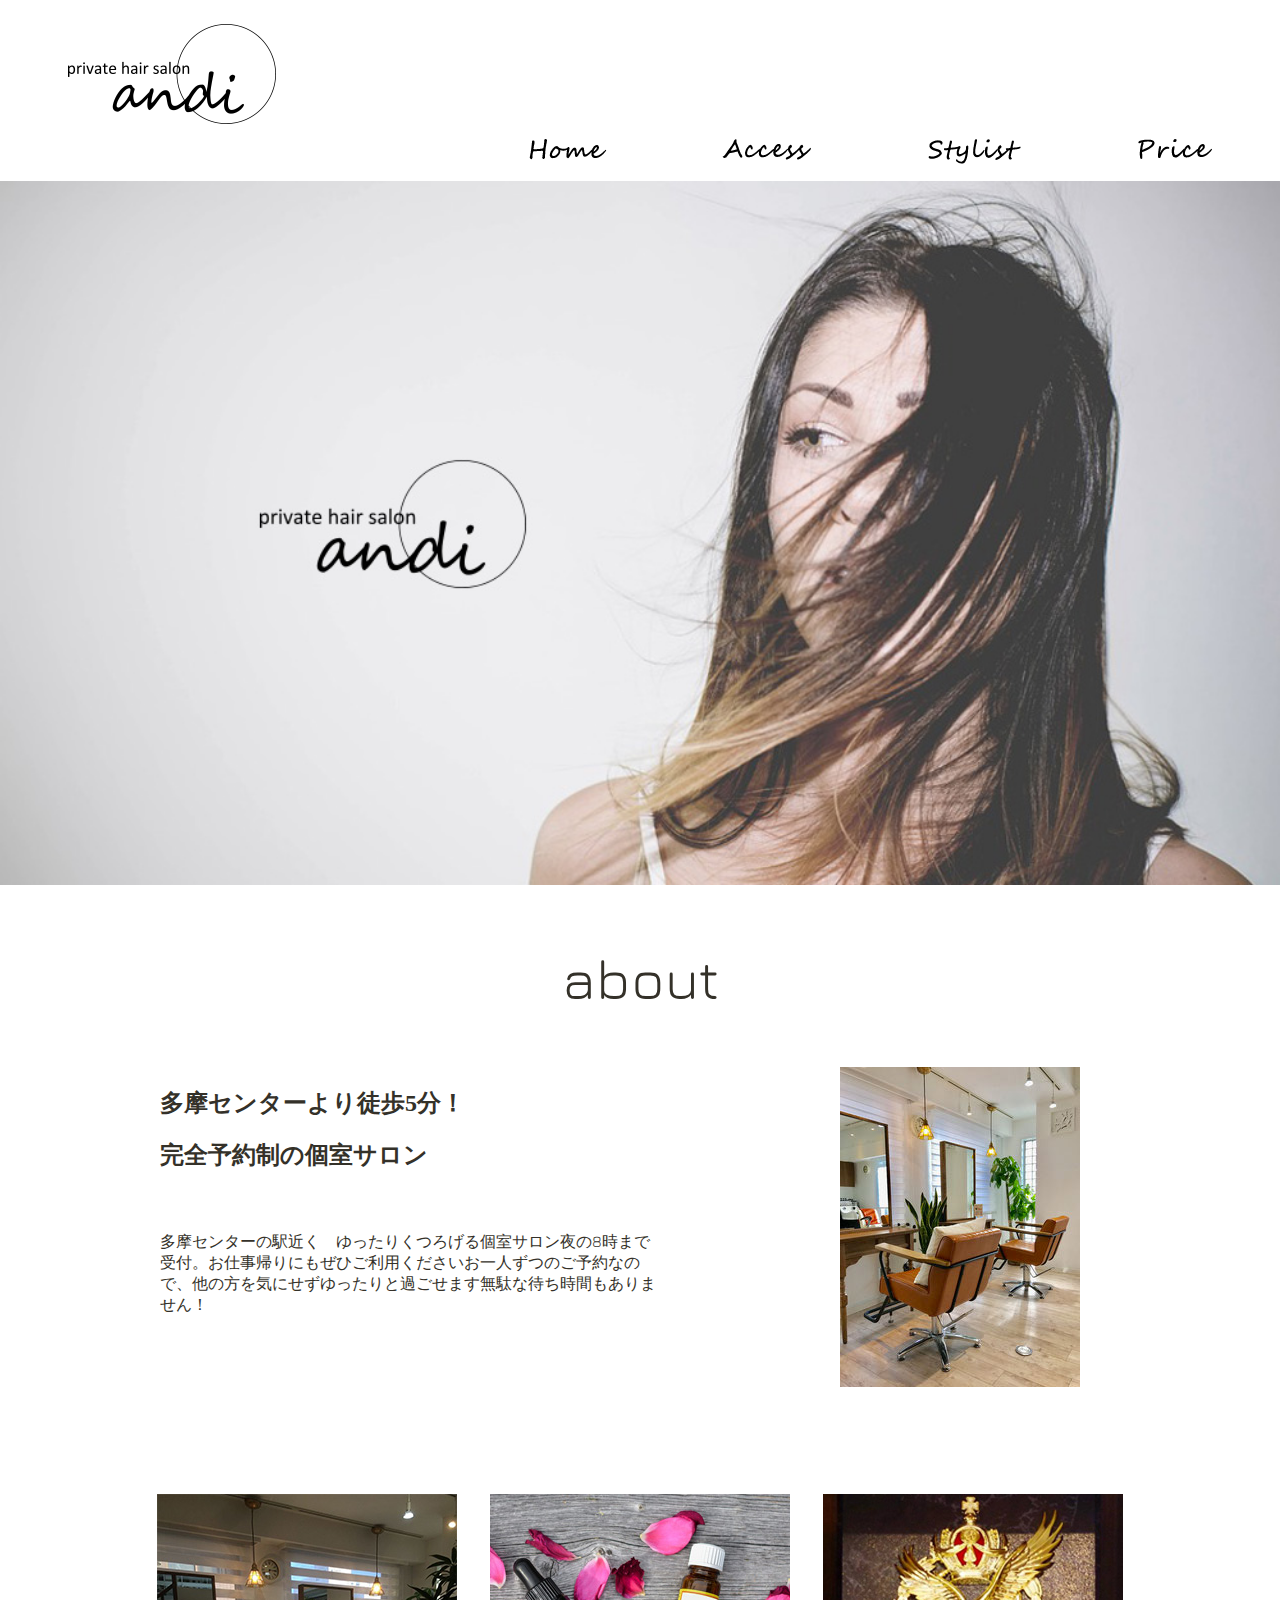
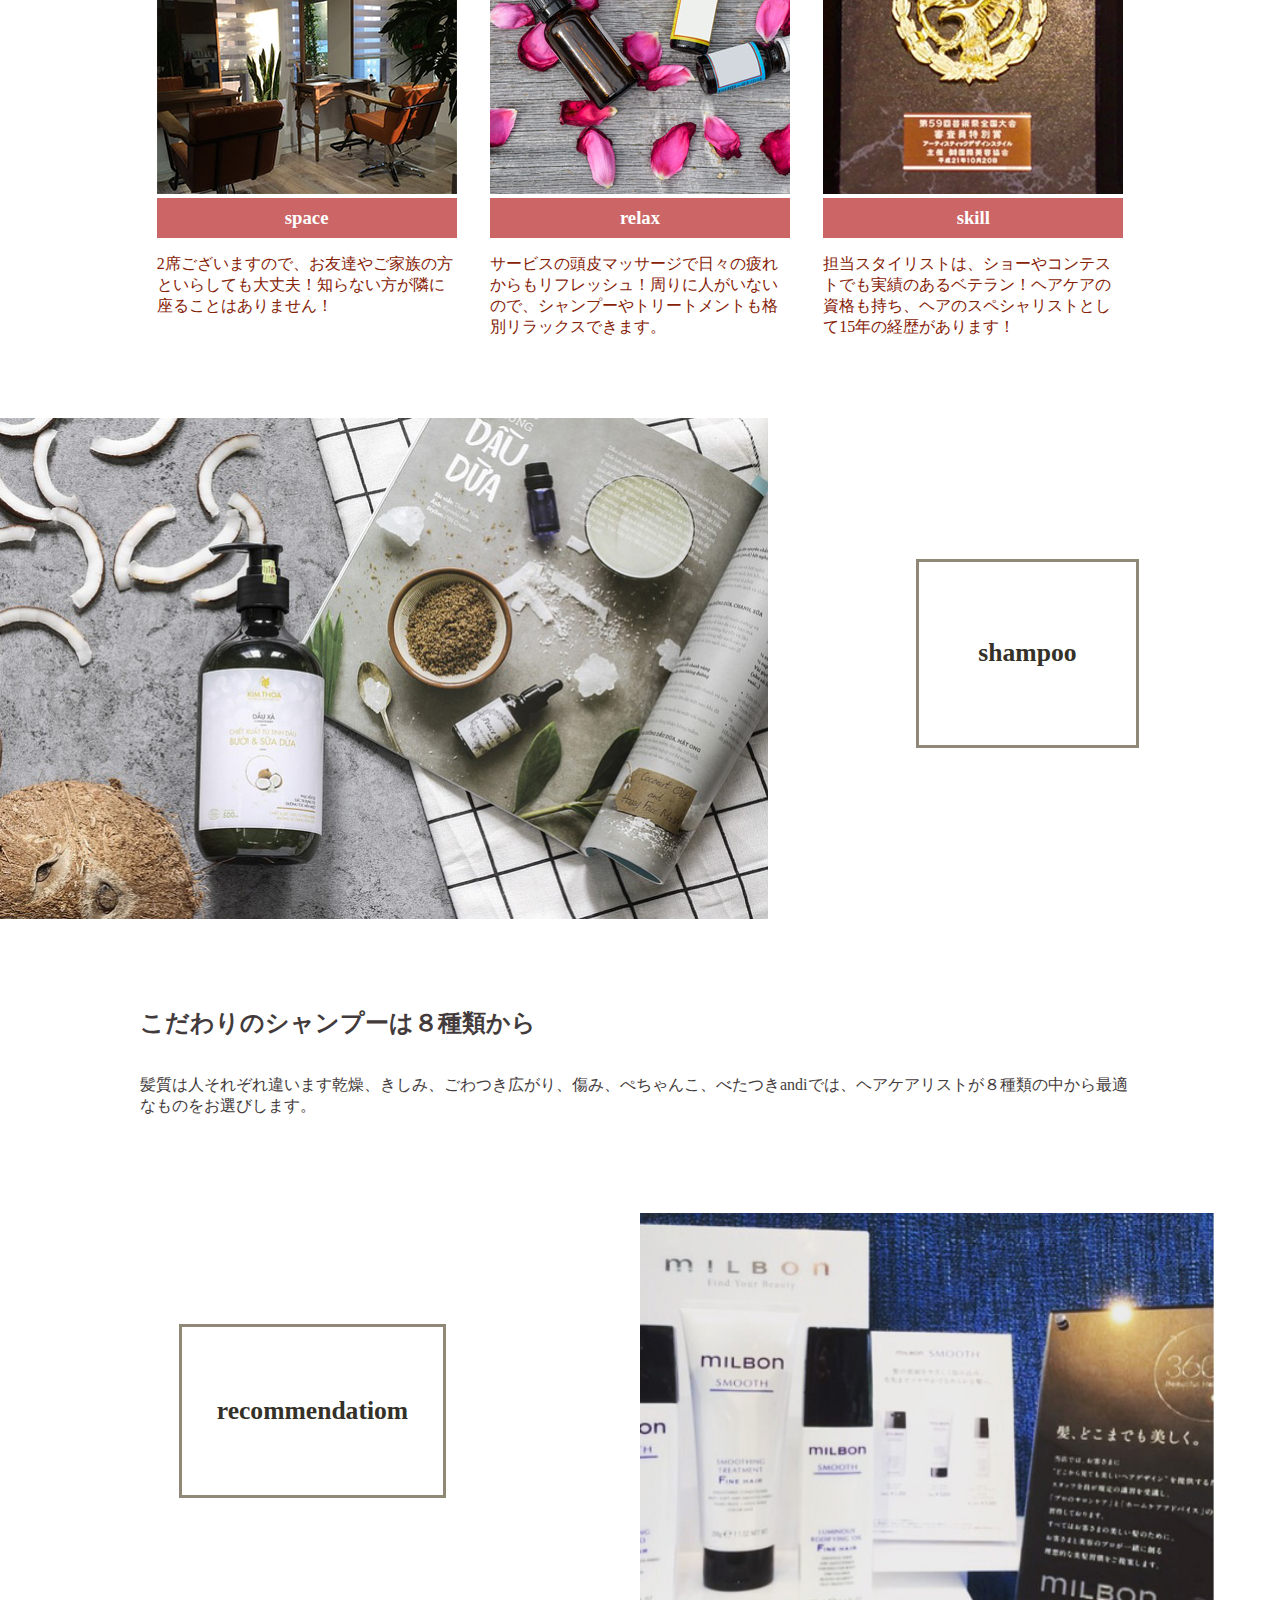
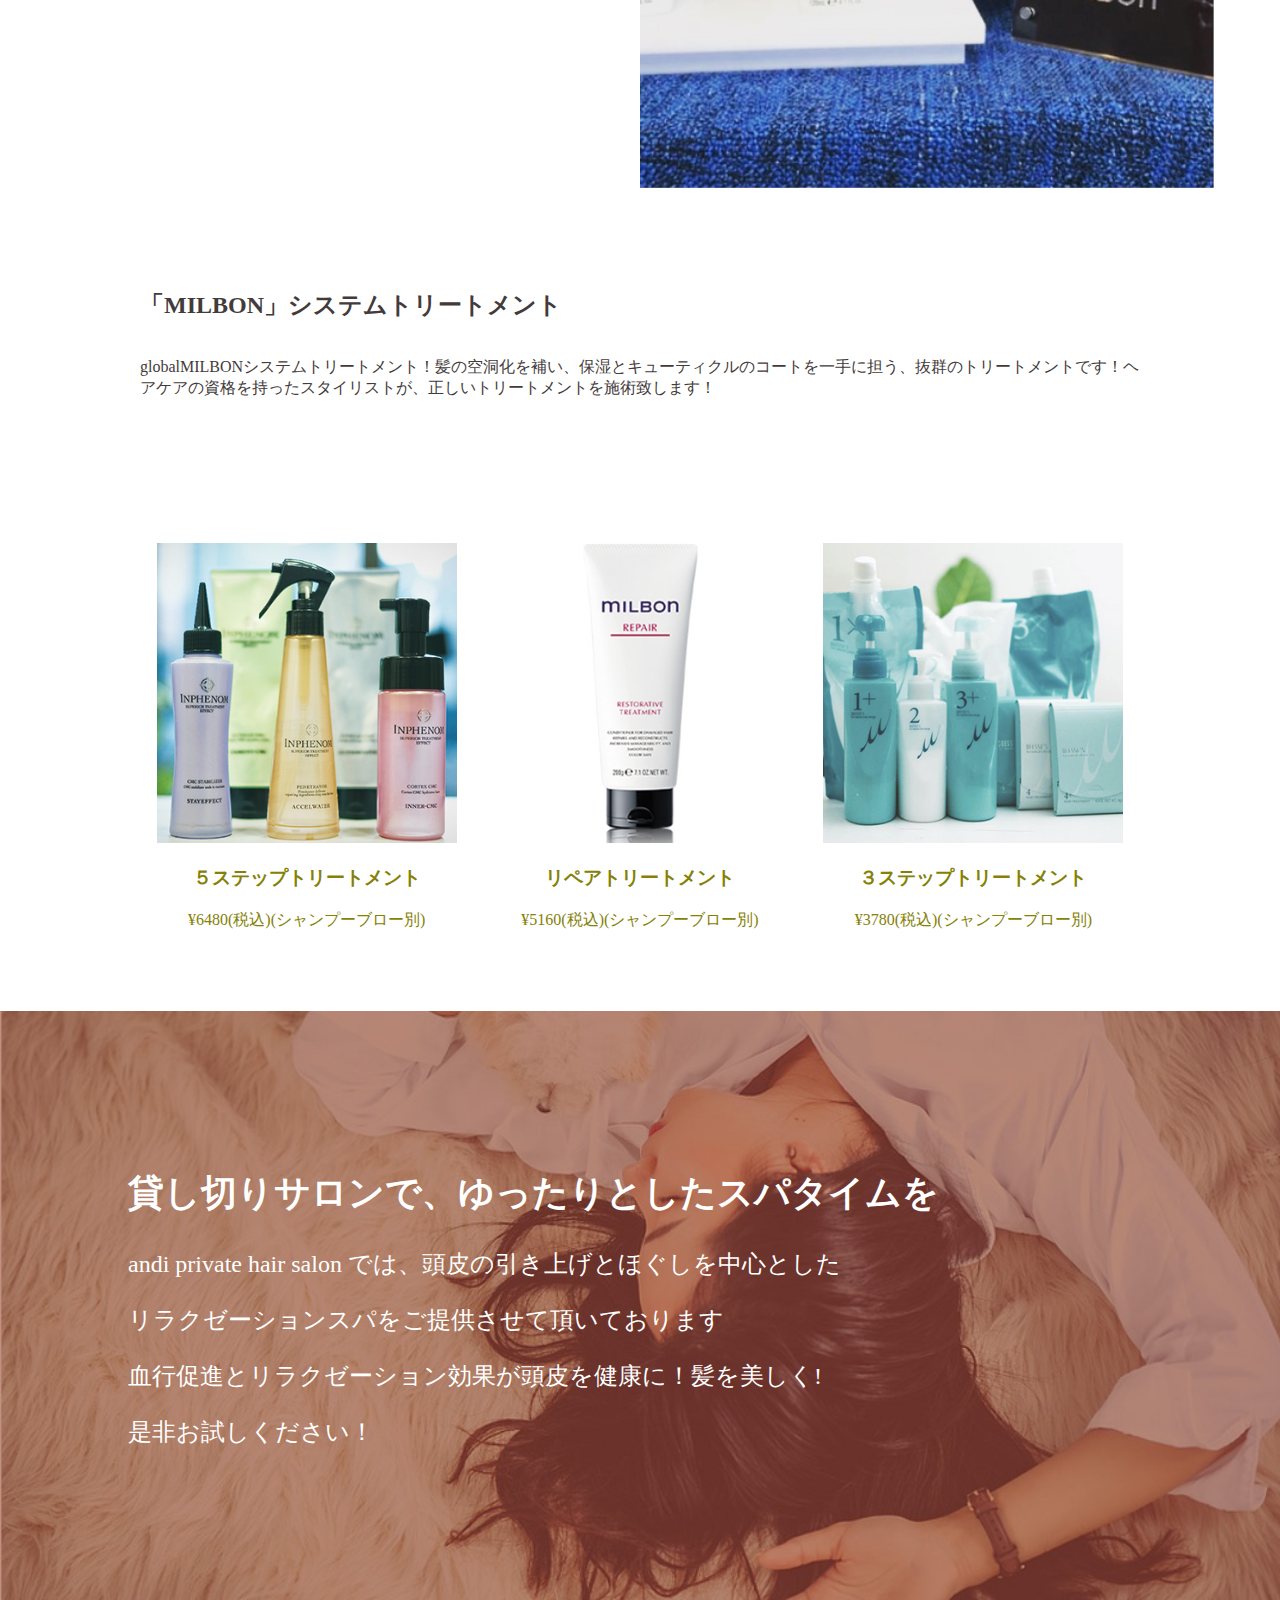
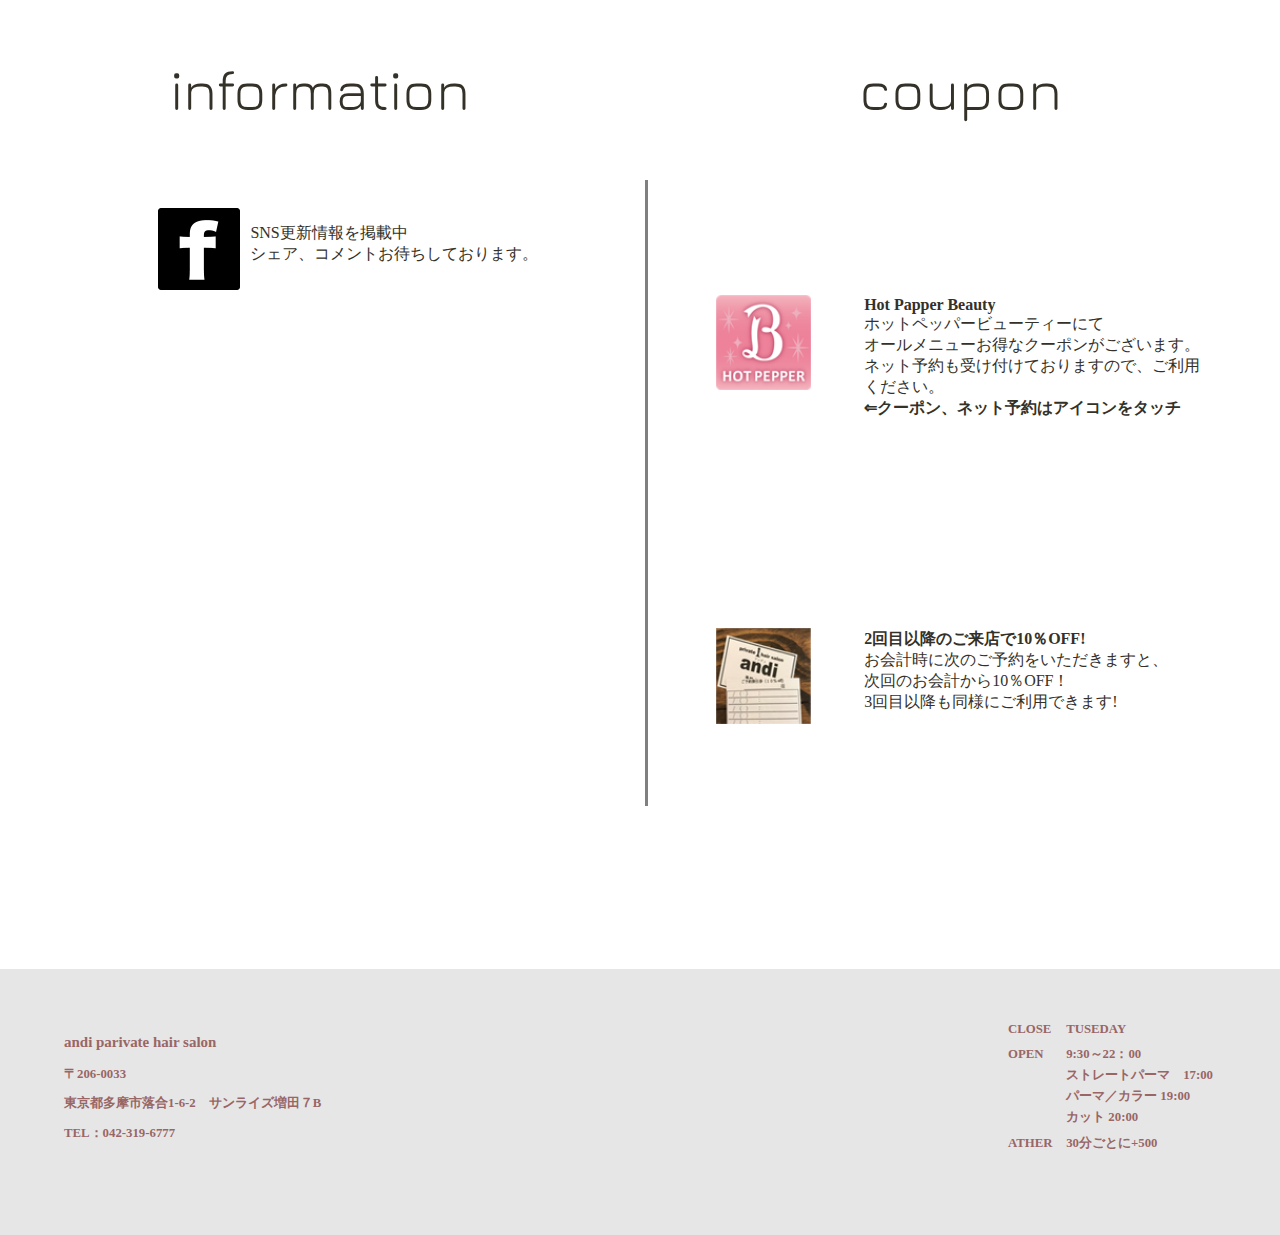
<file: index.html>
<!DOCTYPE html>
<html land="ja">
<head>
<title>private hair salon andi</title>
<meta charset="utf-8">
<meta name="description" content="多摩市駅より徒歩２分！安全予約制の個室サロン！ヘッドスパ付き">
<meta name="keywords" content="多摩センター,美容院,美容室,個室,ヘッドスパ">
<meta name="viewport" content="width=device-width,initial-scale=1">
<meta name="robots" content="noindex,nofollow,noarchive">
<link rel="stylesheet" href="./css/style.css">
<link rel="stylesheet" href="./css/sp.css">
<link href="https://fonts.googleapis.com/css?family=Abel|Jura|Raleway|Supermercado+One" rel="stylesheet">
<script src="https://code.jquery.com/jquery-1.12.4.min.js" type="text/javascript"></script>
<script type="text/javascript">
function slideSwitch() {
   var $active = $('#slideshow img.active');

   if ( $active.length == 0 ) $active = $('#slideshow img:last');

   var $next =  $active.next().length ? $active.next()
      : $('#slideshow img:first');

   $active.addClass('last-active');

   $next.css({opacity: 0.0})
      .addClass('active')
      .animate({opacity: 1.0}, 1000, function() {
           $active.removeClass('active last-active');
      });
}

$(function() {
   setInterval( "slideSwitch()", 3000 );
});
</script>
<!--[if lte IE 9]>
    <script src="./common/js/html5shiv.js"></script>
    <script src="js/css3-mediaqueries.js"></script>
<![endif]-->
</head>
<body>
	<header>
		<div class="header">
		  <div class="hhh">
			<a href="./index.html"><img src="./images/logo.png" alt="andi ロゴ"></a>
		  </div>
		  <div class="mmm">
			<nav class="g_nav">
			  <ul class="menu-b">
				<li><a href="./index.html"><img src="./images/menu-home.png" alt="home"></a></li>
				<li><a href="./access/index.html"><img src="./images/menu-access.png" alt="access"></a></li>
				<li><a href="./stylist/index.html"><img src="./images/menu-stylist.png" alt="stylist"></a></li>
				<li><a href="./menu/index.html"><img src="./images/menu-price.png" alt="price"></a></li>
			  </ul>
			</nav>
		  </div>
		</div>
	</header>
	<main>
		<div class="home-top">
		  <img src="./images/home-top.jpg">
		</div>
		<div class="about">
		  <p>about</p>
		  <div class="about-text">
			<div id="ab">
			  <h2>多摩センターより徒歩5分！</h2>
			  <h2>完全予約制の個室サロン</h2>
			</div>
			<p>多摩センターの駅近く　ゆったりくつろげる個室サロン夜の8時まで受付。お仕事帰りにもぜひご利用くださいお一人ずつのご予約なので、他の方を気にせずゆったりと過ごせます無駄な待ち時間もありません！</p>
		  </div>
		  <div class="about-img">
			<img src="./images/about-img.jpg" alt="内装１">
		  </div>
		</div>
		<div class="about-123">
		  <!--パソコン、タブレット切り替え画面-->
		  <div class="pc">
		  	<div class="about-123_pc_inner">
				<div class="about-123_pc_inner_contents">
				  <img src="./images/about-space.jpg">
				  <h3>space</h3>
				  <p>2席ございますので、お友達やご家族の方といらしても大丈夫！知らない方が隣に座ることはありません！</p>
				</div>
				<div class="about-123_pc_inner_contents">
				  <img src="./images/about-relax.jpg">
				  <h3>relax</h3>
				  <p>サービスの頭皮マッサージで日々の疲れからもリフレッシュ！周りに人がいないので、シャンプーやトリートメントも格別リラックスできます。</p>
				</div>
				<div class="about-123_pc_inner_contents">
				  <img src="./images/about-skill.jpg">
				  <h3>skill</h3>
				  <p>担当スタイリストは、ショーやコンテストでも実績のあるベテラン！ヘアケアの資格も持ち、ヘアのスペシャリストとして15年の経歴があります！</p>
				</div>
			</div>
		  </div>
		  <!--ここまでPC,タブレット用-->
		  <!--スマホ用切り替え画面-->
		  <div class="sp">
			<div class="sec1">
			  <div class="sec1-pic">
				<img src="./images/about-space.jpg">
			  </div>
			  <div class="sec1-text">
				<h3>space</h3>
				<p>2席ございますので、お友達やご家族の方といらしても大丈夫！知らない方が隣に座ることはありません！</p>
			  </div>
			</div>
			<div class="sec2">
			  <div class="sec2-pic">
				<img src="./images/about-relax.jpg">
			  </div>
			  <div class="sec2-text">
				<h3>relax</h3>
				<p>サービスの頭皮マッサージで日々の疲れからもリフレッシュ！周りに人がいないので、シャンプーやトリートメントも格別リラックスできます。</p>
			  </div>
			</div>
			<div class="sec3">
			  <div class="sec3-pic">
				<img src="./images/about-skill.jpg">
			  </div>
			  <div class="sec3-text">
				<h3>skill</h3>
				<p>担当スタイリストは、ショーやコンテストでも実績のあるベテラン！ヘアケアの資格も持ち、ヘアのスペシャリストとして15年の経歴があります！</p>
			  </div>
			</div>
		  </div>
		  <!--ここまでスマホ用画面-->
		</div>
		<!--ここからシャンプーについて-->
		<div class="shampoo">
		  <div class="sp-img">
			<img src="./images/sampoo1.jpg">
		  </div>
		  <div class="sp-box">
			<p>shampoo</p>
		  </div>
		</div>
		<div class="shampoo-text">
		  <div class="sp-text-h">
			<h2>こだわりのシャンプーは８種類から</h2>
		  </div>
		  <div class="sp-text-p">
			<p>髪質は人それぞれ違います乾燥、きしみ、ごわつき広がり、傷み、ぺちゃんこ、べたつきandiでは、ヘアケアリストが８種類の中から最適なものをお選びします。</p>
		  </div>
		</div>
		<!--ここからおすすめ-->
		<div class="recommendation">
		  <div class="rd-box">
			<p>recommendatiom</p>
		  </div>
		  <div class="rd-img">
			<p id="slideshow">
			  <img src="./images/recommendation.jpg" alt="画像1" class="active">
			  <img src="./images/reco2.jpg" >
			  <img src="./images/reco3.jpg">
			</p>
		  </div>
		</div>
		<div class="recommendation-text">
		  <div class="rd-text-h">
			<h2>「MILBON」システムトリートメント</h2>
		  </div>
		  <div class="rd-text-p">
			<p>globalMILBONシステムトリートメント！髪の空洞化を補い、保湿とキューティクルのコートを一手に担う、抜群のトリートメントです！ヘアケアの資格を持ったスタイリストが、正しいトリートメントを施術致します！</p>
		  </div>
		</div>
		<div class="treatment">
		  <!--ここからPC,タブレット用切り替え画面-->
		  <div class="pc">
			<div class="treatment_pc">
				<div class="treatment_pc_inner">
					<img src="images/item01.jpg">
					<h3>５ステップトリートメント</h3>
					<p>&yen;6480(税込)(シャンプーブロー別)</p>
				</div>
				<div class="treatment_pc_inner">
					<img src="images/item02.jpg">
					<h3>リペアトリートメント</h3>
					<p>&yen;5160(税込)(シャンプーブロー別)</p>
				</div>
				<div class="treatment_pc_inner">
					<img src="images/item03.jpg">
					<h3>３ステップトリートメント</h3>
					<p>&yen;3780(税込)(シャンプーブロー別)</p>
				</div>
			</div>
		  </div>
		  <!--ここからスマホ用切り替え画面-->
		  <div class="sp">
			<div class="treat-text">
			  <h3>MILBON ５ステップトリートメント</h3>
			  <p>6480(税込)(シャンプーブロー別)</p>
			  <h3>MILBON リペアトリートメント</h3>
			  <p>5160(税込)(シャンプーブロー別)</p>
			  <h3>MILBON ３ステップトリートメント</h3>
			  <p>3780(税込)(シャンプーブロー別)</p>
			</div>
		  </div>
		  <!--ここまでスマホ用画面-->
		</div>

		<div class="relax-time">
		  <div class="relax-t-text">
			<h2>貸し切りサロンで、ゆったりとしたスパタイムを</h2>
			<p>andi private hair salon では、頭皮の引き上げとほぐしを中心とした</p>
			<p>リラクゼーションスパをご提供させて頂いております</p>
			<p>血行促進とリラクゼーション効果が頭皮を健康に！髪を美しく!</p>
			<p>是非お試しください！</p>
		  </div>
		</div>
		<!--PC用の切り替え画面-->
		<div class="pc">
		<div class="total">
			<div class="informatio1">
			  <p>information</p>
			</div>
			<div class="informatio2">
			  <p>coupon</p>
			</div>
		</div>
		<div class="info">
			<table>
			  <tr>
				<td rowspan="2">
				  <div class="facebook">
					<div class="facebook-img">
					  <img src="./images/facebook-logo.png">
					</div>
					<div class="facebook-text">
					  <p>&nbsp;&nbsp;&nbsp;SNS更新情報を掲載中<br>
					  &nbsp;&nbsp;&nbsp;シェア、コメントお待ちしております。</p>
					</div>
					<iframe src="https://www.facebook.com/plugins/page.php?href=https%3A%2F%2Fwww.facebook.com%2Ftamacenter.andi.private.hair.salon%2F&tabs=timeline&width=340&height=500&small_header=false&adapt_container_width=true&hide_cover=false&show_facepile=true&appId" width="340" height="500" style="border:none;overflow:hidden" scrolling="no" frameborder="0" allowTransparency="true"></iframe>
				  </div>
				</td>
				<td rowspan="2" style="width: 1px; height: 150px; background-color: gray;"></td>
				<td>
				  <div class="htp-coupon">
					<div class="htp-c-img">
					  <a href="https://beauty.hotpepper.jp/slnH000360615/"><img src="./images/hot-pepper-logo.png"></a>
					</div>
					<div class="htp-c-text">
					  <p><span style="font-weight: bold">Hot Papper Beauty</span><br>
						ホットペッパービューティーにて<br>
						オールメニューお得なクーポンがございます。<br>
						ネット予約も受け付けておりますので、ご利用ください。<br>
						<span style="font-weight: bold">⇐クーポン、ネット予約はアイコンをタッチ</span></p>
					</div>
				  </div>
				</td>
			  </tr>
			  <tr>
				<td>
				  <div class="andi-coupon">
					<div class="andi-c-img">
					  <img src="./images/andi-c-logo.png">
					</div>
					<div class="andi-c-text">
					  <p><span style="font-weight: bold">2回目以降のご来店で10％OFF!</span><br>
						お会計時に次のご予約をいただきますと、<br>
						次回のお会計から10％OFF！<br>
						3回目以降も同様にご利用できます!
					  </p>
					</div>
				  </div>
				</td>
			  </tr>
			</table>
		  </div>
		</div>
		<!--スマホ用の切り替え画面-->
		<div class="sp">
		<div class="total">
		  <div class="informatio1">
			<p>information</p>
		  </div>
		  <div class="facebook">
			<div class="facebook-img">
			  <img src="./images/facebook-logo.png">
			</div>
			<div class="facebook-text">
			  <p>SNS更新情報を掲載中<br>
			  シェア、コメントお待ちしております。</p>
			</div>
		  </div>
		  <iframe src="https://www.facebook.com/plugins/page.php?href=https%3A%2F%2Fwww.facebook.com%2Ftamacenter.andi.private.hair.salon%2F&tabs=timeline&width=340&height=500&small_header=false&adapt_container_width=true&hide_cover=false&show_facepile=true&appId" width="340" height="500" style="border:none;overflow:hidden" scrolling="no" frameborder="0" allowTransparency="true"></iframe>
		</div>


		  <div class="informatio2">
			<p>coupon</p>
		  </div>
		  <div class="htp-coupon">
			<div class="htp-c-img">
			  <a href="https://beauty.hotpepper.jp/slnH000360615/"><img src="./images/hot-pepper-logo.png"></a>
			</div>
			<div class="htp-c-text">
			  <p><span style="font-weight: bold">Hot Papper Beauty</span><br>
				ホットペッパービューティーにて<br>
				オールメニューお得なクーポンがございます。<br>
				ネット予約も受け付けておりますので、ご利用ください。<br>
				<span style="font-weight: bold">↑クーポン、ネット予約はアイコンをタッチ</span></p>
			</div>
		  </div>
		  <div class="andi-coupon">
			<div class="andi-c-img">
			  <img src="./images/andi-c-logo.png">
			</div>
			  <div class="andi-c-text">
				<p><span style="font-weight: bold">2回目以降のご来店で10％OFF!</span><br>
				  お会計時に次のご予約をいただきますと、<br>
				  次回のお会計から10％OFF！<br>
				  3回目以降も同様にご利用できます!</p>
			  </div>
			</div>
		</div>
		<!--ここまでスマホ用切り替え画面-->
	</main>
	<footer>
		<!--PC用のフッター-->
		<div class="pc">
		  <div class="footer-footer">
			<div class="f-left">
			  <h3>andi parivate hair salon</h3>
			  <p>〒206-0033</p>
			  <p>東京都多摩市落合1-6-2　サンライズ増田７B</p>
			  <p>TEL：042-319-6777</p>
			</div>
			<div class="f-right">
			  <table>
				<tr>
				  <td>CLOSE</td><td>&nbsp;&nbsp;&nbsp;TUSEDAY</td>
				</tr>
				<tr>
				  <td class="op">OPEN</td><td class="op">&nbsp;&nbsp;&nbsp;9:30～22：00</td>
				</tr>
				<tr>
				  <td rowspan="3"></td><td>&nbsp;&nbsp;&nbsp;ストレートパーマ　17:00</td>
				</tr>
				<tr>
				  <td>&nbsp;&nbsp;&nbsp;パーマ／カラー 19:00</td>
				</tr>
				<tr>
				  <td>&nbsp;&nbsp;&nbsp;カット 20:00</td>
				</tr>
				<tr>
				  <td class="op">ATHER</td><td class="op">&nbsp;&nbsp;&nbsp;30分ごとに+500</td>
				</tr>
			  </table>
			</div>
		  </div>
		</div>
		<!--スマホ用のフッター-->
		<div class="sp">
		  <div class="footer-footer">
			<div class="f-right">
			  <table>
				<tr>
				  <td colspan="2"><h2>andi parivate hair salon</h2></td>
				</tr>
				<tr>
				  <td>CLOSE</td><td>&nbsp;&nbsp;&nbsp;TUSEDAY</td>
				</tr>
				<tr>
				  <td class="op">OPEN</td><td class="op">&nbsp;&nbsp;&nbsp;9:30～22：00</td>
				</tr>
				<tr>
				  <td rowspan="3"></td><td>&nbsp;&nbsp;&nbsp;ストレートパーマ　17:00</td>
				</tr>
				<tr>
				  <td>&nbsp;&nbsp;&nbsp;パーマ／カラー 19:00</td>
				</tr>
				<tr>
				  <td>&nbsp;&nbsp;&nbsp;カット 20:00</td>
				</tr>
				<tr>
				  <td class="op">ATHER</td><td class="op">&nbsp;&nbsp;&nbsp;30分ごとに+500</td>
				</tr>
			  </table>
			</div>
			<div class="f-left">
			  <p>〒206-0033<br>
			  東京都多摩市落合1-6-2　サンライズ増田７B<br>
			  andi parivate hair salon<br>
			  TEL：042-319-6777</p>
			</div>
		  </div>
		</div>
	</footer>
</body>
</html>
</file>
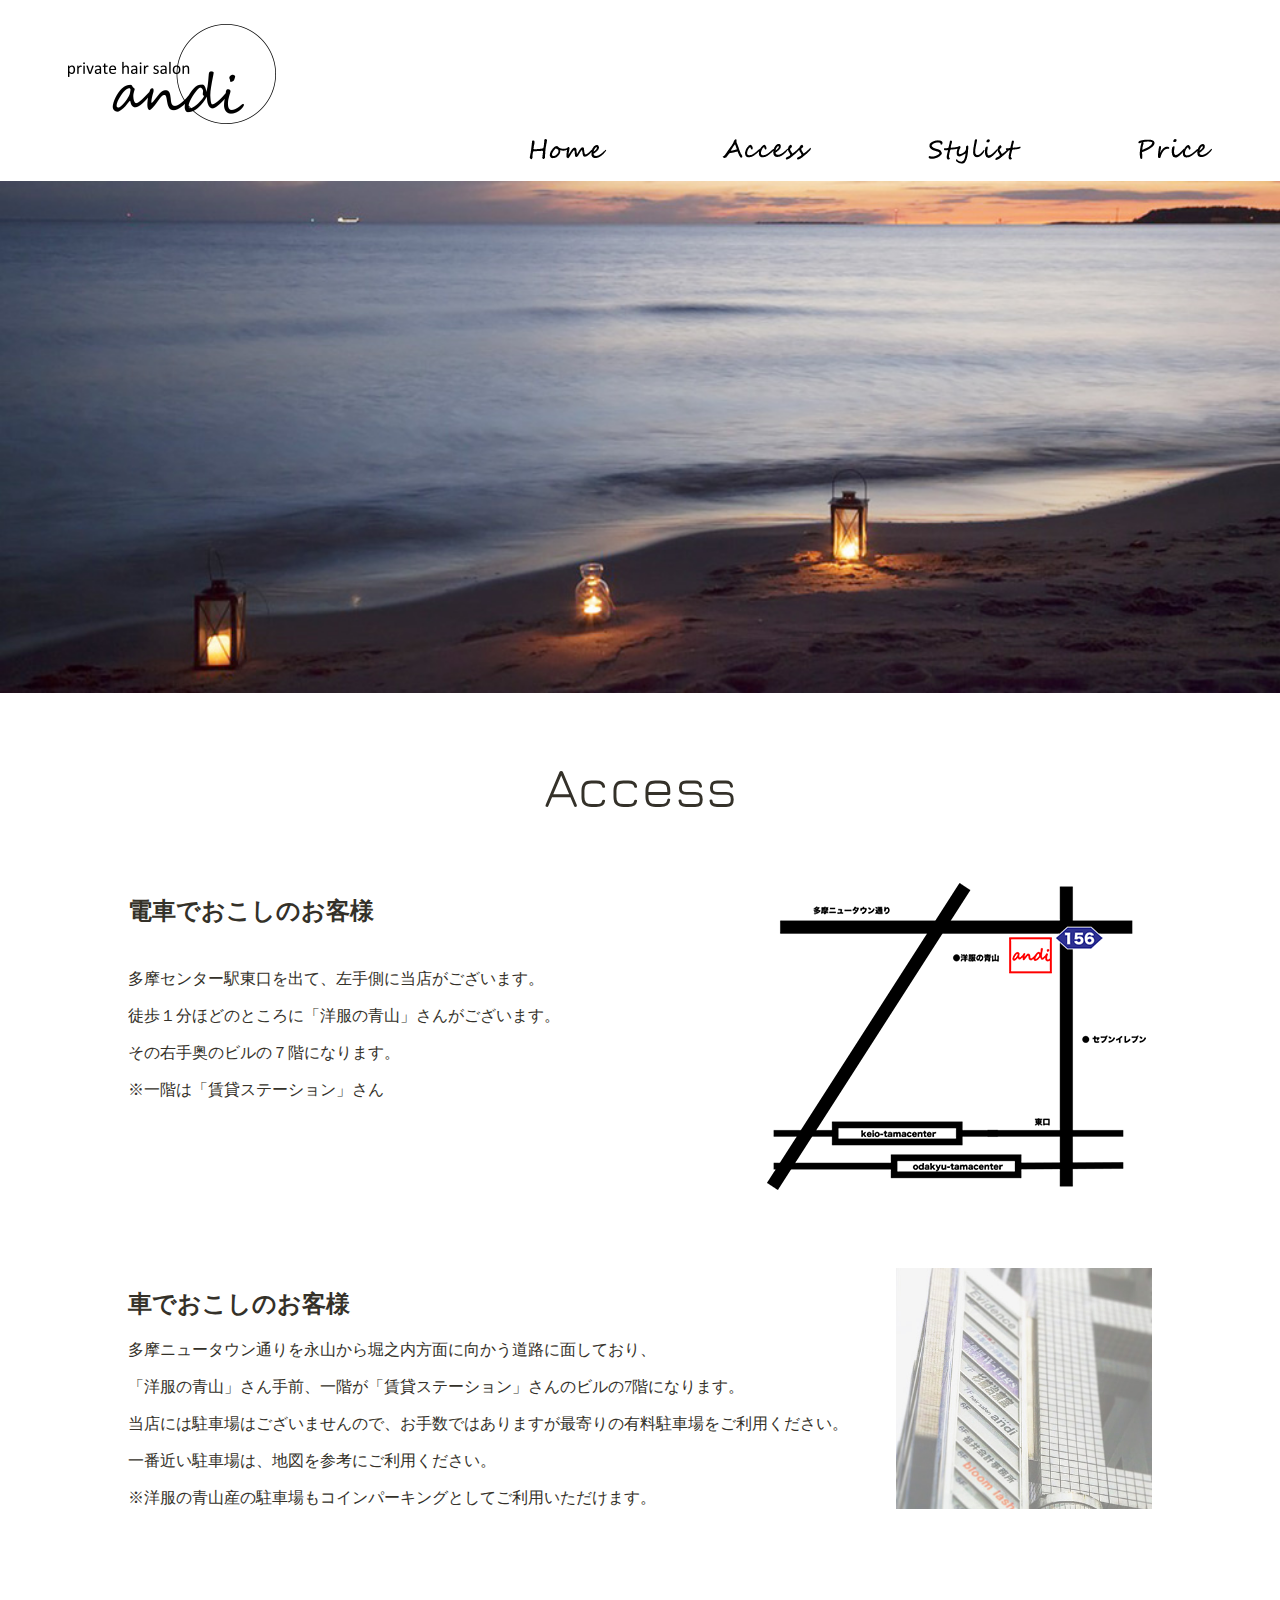
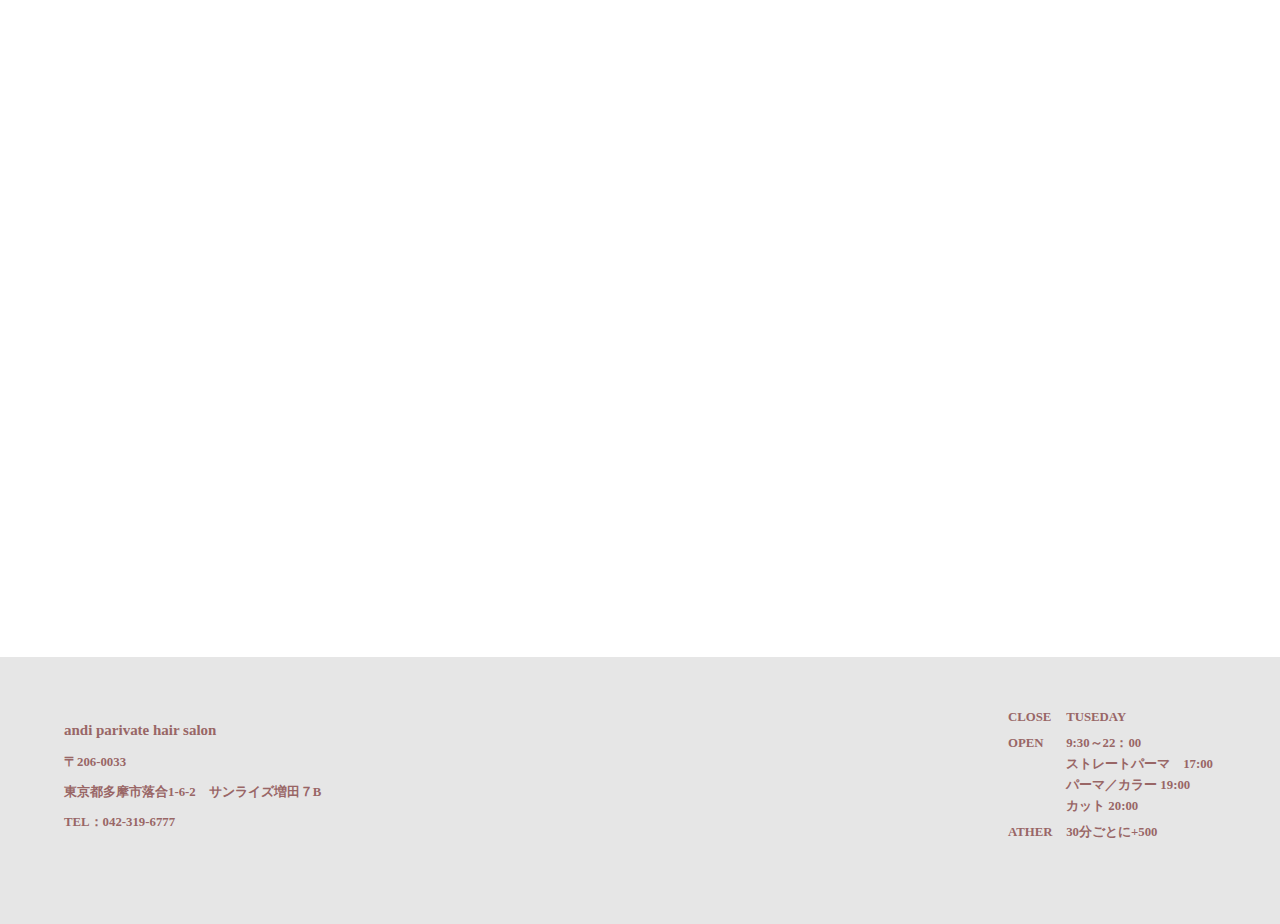
<file: access/index.html>
<!DOCTYPE html>
<html land="ja">
<head>
<title>private hair salon andi | access</title>
<meta charset="utf-8">
<meta name="description" content="多摩市駅より徒歩２分！安全予約制の個室サロン！ヘッドスパ付き">
<meta name="keywords" content="多摩センター,美容院,美容室,個室,ヘッドスパ">
<meta name="viewport" content="width=device-width,initial-scale=1">
<meta name="robots" content="noindex,nofollow,noarchive">
<link rel="stylesheet" href="../css/style.css">
<link rel="stylesheet" href="../css/sp.css">
<link href="https://fonts.googleapis.com/css?family=Abel|Jura|Raleway|Supermercado+One" rel="stylesheet">
</head>
<body>
  <header>
    <div class="header">
      <div class="hhh">
        <a href="../index.html"><img src="../images/logo.png" alt="andi ロゴ"></a>
      </div>
      <div class="mmm">
        <nav class="g_nav">
          <ul class="menu-b">
            <li><a href="../index.html"><img src="../images/menu-home.png" alt="home"></a></li>
            <li><a href="../access/index.html"><img src="../images/menu-access.png" alt="access"></a></li>
            <li><a href="../stylist/index.html"><img src="../images/menu-stylist.png" alt="stylist"></a></li>
            <li><a href="../menu/index.html"><img src="../images/menu-price.png" alt="menu"></a></li>
          </ul>
        </nav>
      </div>
    </div>
  </header>
  <main>
    <div class="access">
      <img src="../images/access-top.jpg">
      <p>Access</p>
    </div>
    <div class="train">
      <div class="train-text">
        <h2>電車でおこしのお客様</h2>
        <p>多摩センター駅東口を出て、左手側に当店がございます。</p>
        <p>徒歩１分ほどのところに「洋服の青山」さんがございます。</p>
        <p>その右手奥のビルの７階になります。</p>
        <p>※一階は「賃貸ステーション」さん</p>
      </div>
      <div class="train-img">
        <img src="../images/map.png" alt="地図">
      </div>
    </div>
    <div class="car-text">
      <h2>車でおこしのお客様</h2>
      <p>多摩ニュータウン通りを永山から堀之内方面に向かう道路に面しており、</p>
      <p>「洋服の青山」さん手前、一階が「賃貸ステーション」さんのビルの7階になります。</p>
      <p>当店には駐車場はございませんので、お手数ではありますが最寄りの有料駐車場をご利用ください。</p>
      <p>一番近い駐車場は、地図を参考にご利用ください。</p>
      <p>※洋服の青山産の駐車場もコインパーキングとしてご利用いただけます。</p>
    </div>
    <!--グーグルマップ、PC用サイズ-->
    <div class="pc">
      <div class="g-map">
        <iframe src="https://www.google.com/maps/embed?pb=!1m18!1m12!1m3!1d1621.5261291247746!2d139.4239515834904!3d35.626438189150576!2m3!1f0!2f0!3f0!3m2!1i1024!2i768!4f13.1!3m3!1m2!1s0x6018e33675cddfbb%3A0xc9283eb5f384705a!2z44CSMjA2LTAwMzMg5p2x5Lqs6YO95aSa5pGp5biC6JC95ZCI77yR5LiB55uu77yW4oiS77ySIOOCteODs-ODqeOCpOOCuuWil-eUsA!5e0!3m2!1sja!2sjp!4v1517070441991" width="800" height="600" frameborder="0" style="border:0" allowfullscreen></iframe>
      </div>
    <!--グーグルマップ、スマホ用サイズ-->
    </div>
    <div class="sp">
      <div class="g-map-sp">
        <iframe src="https://www.google.com/maps/embed?pb=!1m18!1m12!1m3!1d3243.052144616348!2d139.42253671465815!3d35.62644099058348!2m3!1f0!2f0!3f0!3m2!1i1024!2i768!4f13.1!3m3!1m2!1s0x6018e33675cddfbb%3A0xc9283eb5f384705a!2z44CSMjA2LTAwMzMg5p2x5Lqs6YO95aSa5pGp5biC6JC95ZCI77yR5LiB55uu77yW4oiS77ySIOOCteODs-ODqeOCpOOCuuWil-eUsA!5e0!3m2!1sja!2sjp!4v1517303951366" width="400" height="300" frameborder="0" style="border:0" allowfullscreen></iframe>
      </div>
    </div>
  </main>
  <footer>
    <!--PC用のフッター-->
    <div class="pc">
      <div class="footer-footer">
        <div class="f-left">
          <h3>andi parivate hair salon</h3>
          <p>〒206-0033</p>
          <p>東京都多摩市落合1-6-2　サンライズ増田７B</p>
          <p>TEL：042-319-6777</p>
        </div>
        <div class="f-right">
          <table>
            <tr>
              <td>CLOSE</td><td>&nbsp;&nbsp;&nbsp;TUSEDAY</td>
            </tr>
            <tr>
              <td class="op">OPEN</td><td class="op">&nbsp;&nbsp;&nbsp;9:30～22：00</td>
            </tr>
            <tr>
              <td rowspan="3"></td><td>&nbsp;&nbsp;&nbsp;ストレートパーマ　17:00</td>
            </tr>
            <tr>
              <td>&nbsp;&nbsp;&nbsp;パーマ／カラー 19:00</td>
            </tr>
            <tr>
              <td>&nbsp;&nbsp;&nbsp;カット 20:00</td>
            </tr>
            <tr>
              <td class="op">ATHER</td><td class="op">&nbsp;&nbsp;&nbsp;30分ごとに+500</td>
            </tr>
          </table>
        </div>
      </div>
    </div>
    <!--スマホ用のフッター-->
    <div class="sp">
      <div class="footer-footer">
        <div class="f-right">
          <table>
            <tr>
              <td colspan="2"><h2>andi parivate hair salon</h2></td>
            </tr>
            <tr>
              <td>CLOSE</td><td>&nbsp;&nbsp;&nbsp;TUSEDAY</td>
            </tr>
            <tr>
              <td class="op">OPEN</td><td class="op">&nbsp;&nbsp;&nbsp;9:30～22：00</td>
            </tr>
            <tr>
              <td rowspan="3"></td><td>&nbsp;&nbsp;&nbsp;ストレートパーマ　17:00</td>
            </tr>
            <tr>
              <td>&nbsp;&nbsp;&nbsp;パーマ／カラー 19:00</td>
            </tr>
            <tr>
              <td>&nbsp;&nbsp;&nbsp;カット 20:00</td>
            </tr>
            <tr>
              <td class="op">ATHER</td><td class="op">&nbsp;&nbsp;&nbsp;30分ごとに+500</td>
            </tr>
          </table>
        </div>
        <div class="f-left">
          <p>〒206-0033<br>
          東京都多摩市落合1-6-2　サンライズ増田７B<br>
          andi parivate hair salon<br>
          TEL：042-319-6777</p>
        </div>
      </div>
    </div>
  </footer>
</body>
</html>
</file>
<file: css/style.css>
/*
font-family: 'Supermercado One', cursive;
font-family: 'Raleway', sans-serif;
font-family: 'Abel', sans-serif;
font-family: 'Jura', sans-serif;
*/

body{
	margin:0;
}

/*PC・タブレット用メディアクエリ*/
@media screen and (min-width:768px){
/*ヘッター*/

.header{
  width: 90%;
  margin: 0 auto;
  overflow: hidden;
  padding: 1% 0 1% 0;
}

.g_nav{
  width: 60%;
  margin-left: 40%;
}

.g_nav ul{
	list-style: none;
	display: -webkit-flex;
	display:flex;
	-webkit-justify-content:space-between;
	justify-content:space-between;
	margin:0;
	padding:0;
}

/*.hhh{
  float: left;
  width: 10%;
}

.mmm{
  float: right;
  width: 60%;
  padding-top: 5%;
}

ul.menu-b li {
  display: inline;
  font-size: 1.5em;
  padding: 3%;
}*/


.g_nav li{
text-align: center;
line-height:1.1;
position:relative;
}

.g_nav a{
	font-weight: 500;
	color:#FFFFFF;
	font-size:90%;
	text-decoration:none;
}

.g_nav a:before {
  	content:'';
  	position: absolute;
  	top: 0;
  	left: 0;
  	width: 0;
  	height:1.5em;
  	background:transparent;
  	box-shadow:0 1.5px 0 #000000;
  	transition: all 0.3s ease;
  	-webkit-transition: all 0.3s ease;
  }

  .g_nav a:hover:before {
  	width:100%;
  }



/*ホームのページ*/
.home-top{
  width: 100%;
}

.home-top img{
  width: 100%;
}


.mainvisual{
  width: 100%;
}

.mainvisual img{
  width: 100%;
}

.about{
  max-width:1000px;
  margin:0 auto;
  overflow: hidden;
  padding-bottom: 8%;
}

.about p{
  text-align: center;
  font-family: 'Jura', sans-serif;
  font-size: 3.5em;
  color: #343129;
}

.about-text {
  width: 50%;
  float: left;
  color: #343129;
  padding-left: 2%;
}

#ab{
  padding-bottom: 5%;
}

.about-text p{
  font-size: 1em;
  text-align: left;
}

.about-img{
  float: right;
  width: 30%;
}

/* パソコンで見たときは"pc"のclassがついた画像が表示される */
.pc { display: block !important; }
.sp { display: none !important; }
/* スマートフォンで見たときは"sp"のclassがついた画像が表示される */
@media only screen and (max-width: 750px) {
.pc { display: none !important; }
.sp { display: block !important; }
}

.about-123{
  width: 100%;
}

.about-123 .about-123_pc_inner{
	max-width:1000px;
	margin: auto;
	padding-bottom: 5%;
	display: -webkit-flex;
	display:flex;
	-webkit-justify-content:space-around;
	justify-content:space-around;
	-webkit-align-items:flex-start;
	align-items:flex-start;
}

.about-123_pc_inner_contents{
	width:30%;
}

.about-123_pc_inner_contents h3{
  background-color: #CC6666;
  color: #ffffff;
  width:100%;
  margin:auto;
  padding: 3% 0;
  text-align: center;
}

.about-123_pc_inner_contents img{
	width:100%;
}

.about-123_pc_inner_contents p{
  color: #852106;
}

.shampoo{
  width: 100%;
  overflow: hidden;
}

.sp-img{
  width: 60%;
  float: left;
}

.sp-img img{
	width:100%;
}

.sp-box{
  width:11%;
  float: right;
  padding: 6% 3%;
  margin: 11% 11%;
  font-weight: bold;
  border: solid 3px #8f8876;
}

.sp-box p {
  font-size: 2vw;
  text-align: center;
  color: #343129;
  margin: 0;
  padding: 0;
}

.shampoo-text{
  margin: 0 auto;
  max-width: 1000px;
  padding:5% 0;
  overflow: hidden;
  text-align: center;
  color: #433b3b;
}

.sp-text-h{
  text-align: left;
  float: left;
}

.sp-text-p{
  text-align: left;
  float: right;
}

.recommendation{
  width: 90%;
  margin: auto;
  overflow: hidden;
}

.rd-box{
  float: left;
  padding: 6% 3%;
  margin: 11% 10%;
  font-weight: bold;
  border: solid 3px #8f8876;
}

.rd-box p {
  font-size: 2vw;
  text-align: center;
  color: #343129;
  margin: 0;
  padding: 0;
}


.rd-img{
  width: 50%;
  float: right;
}

.rd-img img{
  width:100%;
}




#slideshow {
   position: relative;
   width:100%;
   padding:50% 0;
}

#slideshow img {
   position: absolute;
   top: 0;
   left:0;
   z-index: 8;
   opacity: 0.0;
}
#slideshow img.active {
   z-index: 10;
   opacity: 1.0;
}
#slideshow img.last-active {
   z-index: 9;
}



.recommendation-text{
  margin: 0 auto;
  padding: 5% 0;
  max-width:1000px;
  overflow: hidden;
  text-align: center;
  color: #433b3b;
}

.rd-text-h{
  text-align: left;
  float: left;
}

.rd-text-p{
  text-align: left;
  float: right;
}

.treatment{
  width: 100%;
}

.treatment_pc{
	max-width:1000px;
	margin: 0 auto;
	color: #858106;
	padding:5% 0;
	text-align: center;
	display: -webkit-flex;
	display:flex;
	-webkit-justify-content:space-around;
	justify-content:space-around;
	-webkit-align-items:flex-start;
	align-items:flex-start;
}

.treatment_pc_inner{
	width:30%;
}

.treatment_pc_inner img{
	width:100%;
}

.relax-time{
  width: 100%;
  background: url(../images/relaxtime.jpg)no-repeat;
  background-size: cover;
}

.relax-t-text{
  width:80%;
  padding: 10%;
  font-size: 1.5em;
  color: #ffffff;
  font-family: '小塚ゴシック Pr6N'sans-serif;
  margin: 0 auto;
}


/*/* パソコンで見たときは"pc"のclassがついた画像が表示される
.pc { display: block !important; }
.sp { display: none !important; }
/* スマートフォンで見たときは"sp"のclassがついた画像が表示される
@media only screen and (max-width: 750px) {
.pc { display: none !important; }
.sp { display: block !important; }
}  */

.total{
  width: 100%;
  overflow: hidden;
}
.informatio1{
  width: 50%;
  float: left;
}
.informatio2{
  width: 50%;
  float: right;
}

.informatio1 p{
  font-family: 'Jura', sans-serif;
  font-size: 3.5em;
  color: #343129;
  text-align: center;
}

.informatio2 p{
  font-family: 'Jura', sans-serif;
  font-size: 3.5em;
  color: #343129;
  text-align: center;
}

.info{
  width: 90%;
  margin-left:10%;
}

.info table{
  width: 100%;
  padding-bottom: 7%;
}

.facebook{
width: 80%;
padding-top: 5%;
margin-left: 5%;
overflow: hidden;
}

.facebook-img{
  width: 20%;
  float: left;
}

.facebook-text p{
  width: 100%;
  padding-bottom: 5%;
  color: #343129;
}

.htp-coupon{
  width: 80%;
  margin: 0 auto;
  overflow: hidden;
}

.htp-c-img{
  width: 20%;
  padding-top: 2.5%;
  float: left;
}

.htp-c-img img{
  width:100%;
}

.htp-c-text p{
  width: 70%;
  float: right;
  color: #343129;
}

.andi-coupon{
  width: 80%;
  margin: 0 auto;
  overflow: hidden;
}

.andi-c-img{
  width: 20%;
  padding-top: 2.5%;
  float: left;
}

.andi-c-img img{
	width:100%;
}

.andi-c-text p{
  width: 70%;
  float: right;
  color: #343129;
}
/*-----------ここからACCESS----------------------------*/

.access{
  width: 100%;
}

.access img{
  width: 100%;
}

.access p{
  text-align: center;
  font-family: 'Jura', sans-serif;
  font-size: 3.5em;
  color: #343129;
}

.train{
  width: 80%;
  overflow: hidden;
  margin: 0 auto;
}

.train-text{
  float: left;
  color: #343129;
}

.train-text h2{
  padding-bottom: 5%;
  text-align: left;
}

.train-text p{
  font-size: 1em;
  text-align: left;
}

.train-img{
  float: right;
}

.car-text{
  color: #343129;
  width: 80%;
  height: 100%;
  margin: 0 auto;
  padding-top: 5%;
  background: url(../images/map-map.jpg) no-repeat center right content-box;
  background-size: 25%;
}

.g-map{
  padding: 5% 0;
  text-align: center;
}

footer{
  width: 100%;
  background: #e6e6e6;
  padding-top:50px;
  overflow: hidden;
  font-size: 0.8em;
  font-family: '小塚ゴシック Pr6N'sans-serif;
  font-weight: bold;
}

.footer-footer{
  width:90%;
  margin: 0 auto;
}

.f-left{
  float: left;
  color: #996666;
}

.f-right{
  float: right;
}

.f-right table{
  width: 100%;
}

.f-right table td{
  text-align: left;
  color: #996666;
}

.op{
  padding-top: 3%;
}

/*ーーーーーーーーーーーーーここからスタイリストーーーーーーーーーーーーーーーーー*/

.scissors img{
  width: 100%;
}

#slideshow2 {
   position: relative;
   width:  550px; /* 画像の横幅に合わせて記述 */
   height: 250px; /* 画像の高さに合わせて記述 */
}
#slideshow2 img {
   position: absolute;
   top: 0;
   left:0;
   z-index: 8;
   opacity: 0.0;
   width: 100%;
}
#slideshow2 img.active2 {
   z-index: 10;
   opacity: 1.0;
}
#slideshow2 img.last-active2 {
   z-index: 9;
}


.stylist p{
  width: 70%;
	text-align:center;
  padding-bottom: 3%;
  font-family:'Jura', sans-serif;
  font-size: 3.5em;
  color: #343129;
}

.suzuking{
  width: 80%;
  margin: 0 auto;
  overflow: hidden;
}

.suzuki-l{
  float: left;
  width: 48%;
  text-align: center;
}
.suuzki-l img{
  width: 100%;
}

.suzuki-r{
  float: right;
  width: 48%;
}


/*.stylist table{
  width: 80%;
  margin-left: 15%;

}

#title-s{
  font-family: 'Jura', sans-serif;
  font-size: 3.5em;
  color: #343129;
}

#text-align{
  text-align: center;
  color: #343129;
}*/


.stylist-stylist{
  width: 70%;
  margin: 0 auto;
  overflow: hidden;
  padding: 3% 0 5% 0;

}

.stylist-pic{
  float: left;
}

.stylist-message{
  float: right;
}


/*ここからヘアカタログ*/

.lock{
	overflow:hidden;
}


.hair-model{
  width: 100%;
}

.hair-model p{
  width: 85%;
  text-align: right;
  font-family: 'Jura', sans-serif;
  font-size: 3.5em;
  color: #343129;
}

table{
  width: 80%;
  margin:0 auto;
	margin-bottom:80px;
}



/*ーーーーーーーーーーーーープライス（MENU)ーーーーーーーーーーーーーー*/

.menu-pic img{
  width: 100%;
}

.menu h1{
  text-align: center;
  font-family: 'Jura', sans-serif;
  font-size: 3.5em;
  color: #343129;
}

/*.menu table{
  width: 70%;
  margin-left:25%;
  padding-bottom: 5%;
}

.menu table th{
  text-align: left;
}

.menu table td{
  text-align: left;
}

#color{
  padding-top: 5%;
}*/

.menu-last-text{
  width: 60%;
  margin: 0 auto;
  padding-left: 10%;
  padding-top: 3%;
  padding-bottom: 5%;
}

.menu-last-text p{
  text-align: left;
}

.pc-menu{
  overflow: hidden;
  max-width:1000px;
  margin:0 auto 2em;
  box-sizing: border-box;
  -webkit-box-sizing: border-box;
}

.cut{
  float:left;
  width:45%;
  background:url(../images/model1.jpg)no-repeat 180% center;
  /*overflow: hidden;*/
}

/*.cut_l{
  width:48%;
  float:left;
}

.cut_r{
  width:48%;
  float:right;
}

.cut_r img{
  width:100%;
}*/

.parm{
  float:right;
  width:45%;
  background:url(../images/model10.jpg)no-repeat 180% center;
}

.treat{
  float:left;
  width:45%;
  background:url(../images/model3.jpg)no-repeat 180% center;
}

.other{
  float:right;
  width:45%;
  background:url(../images/model4.jpg)no-repeat 180% center;
}



}
</file>
<file: css/sp.css>
/*
font-family: 'Supermercado One', cursive;
font-family: 'Raleway', sans-serif;
font-family: 'Abel', sans-serif;
font-family: 'Jura', sans-serif;
*/


/*スマホ用メディアクエリ*/
@media screen and (max-width:767px){
/*ヘッター*/

.header{
  width: 90%;
  margin: 0 auto;
  padding: 1% 0 1% 0;
}


.hhh{
  text-align: center;
}

.mmm{
  width: 100%;
  margin: 0 auto;
  padding-top: 5%;
}

ul.menu-b{
  padding: 0;
}

ul.menu-b li {
  display: inline-block;
  text-align: center;
  font-size: 1.5em;
  width: 44%;
  margin: 4% 2%;
}

ul.menu-b img{
  width: 100%;
}

/*ホームのページ*/
.home-top{
  width: 100%;
}

.home-top img{
  width: 100%;
}

.about{
  width: 100%;
  padding-bottom: 8%;
}

.about p{
  text-align: center;
  font-family: 'Jura', sans-serif;
  font-size: 3.5em;
  color: #343129;
}

.about-text {
  width: 95%;
  margin: 0 auto;
  color: #343129;
  text-align: center;
  padding-bottom: 3%;
}

.about-text p{
  font-size: 0.8em;
  text-align: left;
}

.about-img{
  width: 90%;
  margin:0 auto;
  text-align: center;
  padding-bottom: 5%;
}

.about-img img{
	width:100%;
}

/* パソコンで見たときは"pc"のclassがついた画像が表示される */
.pc { display: block !important; }
.sp { display: none !important; }
/* スマートフォンで見たときは"sp"のclassがついた画像が表示される */
@media only screen and (max-width: 750px) {
.pc { display: none !important; }
.sp { display: block !important; }
}

.about-123{
  width: 100%;
}

.about-123 h3{
  text-align: center;
  background-color: #CC6666;
  color: #ffffff;
}
.sec1,
.sec2,
.sec3{
  width: 90%;
  margin: 0 auto;
}

.sec1-pic img,
.sec2-pic img,
.sec3-pic img{
  width: 100%;
}

.sec1-text,
.sec2-text,
.sec3-text{
  width: 95%;
  margin: 0 auto;
  color: #852106;
  text-align: left;
  padding-bottom: 5%;
  font-size: 1em;
}

.sp-img img{
  width: 100%;
}

.sp-box{
  width: 100%;
  margin: 0 auto;
  font-weight: bold;
  border: solid 3px #8f8876;
}

.sp-box p {
  font-size: 1.5em;
  text-align: center;
  color: #343129;
  margin: 0;
  padding: 0;
}

.shampoo-text{
  margin: 0 auto;
  width: 90%;
  text-align: center;
  color: #433b3b;
}

.sp-text-h{
  text-align: center;
}

.sp-text-p{
  text-align: left;
  padding-bottom: 10%;
}

.recommendation{
  width: 90%;
  margin: auto;
}

.rd-box{
  display: inline-block;
  font-weight: bold;
  border: solid 3px #8f8876;
  width: 100%;
  margin-bottom: 5%;
}

.rd-box p {
  font-size: 1.5em;
  text-align: center;
  color: #343129;
  margin: 0;
  padding: 0;
}


.rd-img{
  width: 100%;
  margin-left: 1.3%;
}

.rd-img img{
  width:100%;
}


#slideshow {
   position: relative;
   width:100%; /* 画像の横幅に合わせて記述 */
   padding:50% 0;
}
#slideshow img {
   position: absolute;
   top: 0;
   left:0;
   z-index: 8;
   opacity: 0.0;
}
#slideshow img.active {
   z-index: 10;
   opacity: 1.0;
}
#slideshow img.last-active {
   z-index: 9;
}


.recommendation-text{
  margin: 0 auto;
  width: 90%;
  text-align: center;
  color: #433b3b;
}

.rd-text-p{
  width: 100%;
  text-align: left;
  padding-left: 5%;
}

.treatment{
  width: 100%;
}

/* パソコンで見たときは"pc"のclassがついた画像が表示される
.pc { display: block !important; }
.sp { display: none !important; }
/* スマートフォンで見たときは"sp"のclassがついた画像が表示される
@media only screen and (max-width: 750px) {
.pc { display: none !important; }
.sp { display: block !important; }
}*/



.treat-text{
  width: 90%;
  margin: 0 auto;
  text-align: center;
  color: #858106;
  padding-bottom: 5%;
}

.treat-text h3{
  background-color: #858106;
  color: #ffffff;
}

.relax-time{
  width: 100%;
  background: url(../images/relaxtime.jpg)no-repeat;
  background-size: cover;
}

.relax-t-text{
  width: 70%;
  padding: 5%;
  font-size: 0.8em;
  color: #ffffff;
  text-align: center;
  margin: 0 auto;
}

.total{
  width: 100%;
}
.informatio1,
.informatio2{
  width: 100%;
}

.informatio1 p,
.informatio2 p{
  font-family: 'Jura', sans-serif;
  font-size: 3.5em;
  color: #343129;
  text-align: center;
}

.facebook{
width: 80%;
margin: 0 auto;
overflow: hidden;
}

.facebook-img{
  width: 30%;
  float: left;
}

.facebook-text{
  width: 60%;
  float: right;
}

.total iframe{
  width: 97%;
  padding-left: 3%;
}

.htp-coupon,
.andi-coupon{
  width: 95%;
  margin: 0 auto;
}

.htp-c-img,
.andi-c-img{
  width: 100%;
  text-align: center;
  padding-top: 2.5%;
}

.htp-c-text{
  width: 95%;
  margin: 0 auto;
  color: #343129;
}

.andi-c-text{
  width: 100%;
  color: #343129;
  padding-bottom: 5%;
}

.andi-c-text p{
  padding-left: 8%
}


/* パソコンで見たときは"pc"のclassがついた画像が表示される
.pc { display: block !important; }
.sp { display: none !important; }
/* スマートフォンで見たときは"sp"のclassがついた画像が表示される
@media only screen and (max-width: 750px) {
.pc { display: none !important; }
.sp { display: block !important; }
}*/

footer{
  width: 100%;
  background: #e6e6e6;
  padding:5% 0 5% 0;
  overflow: hidden;
  font-size: 0.8em;
  font-family: '小塚ゴシック Pr6N'sans-serif;
  font-weight: bold;
}

.footer-footer{
  width:90%;
  margin: 0 auto;
}

.f-left{
  float: left;
  color: #996666;
}

.f-right{
  width: 80%;
  margin: 0 auto;
}

.f-right table{
  width: 100%;
}

.f-right table td{
  text-align: left;
  color: #996666;
}

.op{
  padding-top: 3%;
}


/*-----------ここからACCESS----------------------------*/

.access{
  width: 100%;
}

.access img{
  width: 100%;
}

.access p{
  text-align: center;
  font-family: 'Jura', sans-serif;
  font-size: 3.5em;
  color: #343129;
}

.train{
  width: 90%;
  margin: 0 auto;
}

.train-text{
  color: #343129;
}

.train-text h2,
.car-text h2{
  padding-bottom: 5%;
  text-align: center;
  color: #343129;
}

.train-text p{
  font-size: 1em;
  text-align: left;
}

.train-img{
  text-align: center;
}

.train-img img{
  width: 90%;
}

.car-text{
  color: #343129;
  width: 90%;
  margin: 0 auto;
  padding-top: 5%;
}

.g-map-sp{
  width: 100%;
  text-align: center;
  padding-bottom: 7%;
}
.g-map-sp iframe{
  width: 95%;
}


/*ーーーーーーーーーーーーーここからスタイリストーーーーーーーーーーーーーーーーー*/

.mainvisual{
  width: 100%;
margin: 0 auto;
}

.mainvisual img{
  width: 100%;
}

#slideshow2 {
   position: relative;
   width:  350px; /* 画像の横幅に合わせて記述 */
   height: 200px; /* 画像の高さに合わせて記述 */
}
#slideshow2 img {
   position: absolute;
   top: 0;
   left:0;
   z-index: 8;
   opacity: 0.0;
   width: 90%;
}
#slideshow2 img.active2 {
   z-index: 10;
   opacity: 1.0;
   width: 90%;
}
#slideshow2 img.last-active2 {
   z-index: 9;
   width: 90%;
}
.stylist{
  width: 100%;
}

.stylist-intro{
  width: 80%;
  margin: 0 auto;
}

.stylist-intro p{
  text-align: center;
  font-family: 'Jura', sans-serif;
  font-size: 3.5em;
  color: #343129;
}

.stylist-intro2 h2{
  margin-bottom: 0;
  text-align: center;
  color: #343129;
}

.stylist-intro2 h3{
  text-align: center;
  color: #343129;
}

.stylist-intro2 p{
  margin-top: 0;
  text-align: center;
  color: #343129;
}

.stylist-stylist{
  width: 90%;
  margin: 0 auto;
}

.stylist-pic img{
  width: 100%;
}

.stylist-message{
  width: 100%;
}

/*ここからヘアカタログ*/

.hair-model{
  width: 100%;
}

.hair-model p{
  width: 100%;
  text-align: center;
  font-family: 'Jura', sans-serif;
  font-size: 3.5em;
  color: #343129;
}

.model-pic{
  width: 90%;
  margin: 0 auto;
}


.model-pic img{
  width: 100%;
  padding-bottom: 2%;
}

/*ーーーーーーーーーーーーープライス（MENU)ーーーーーーーーーーーーーー*/
.menu{
  width:90%;
  margin: 0 auto;
}

.menu-pic img{
  width: 100%;
}

.menu h1{
  text-align: center;
  font-family: 'Jura', sans-serif;
  font-size: 3.5em;
  color: #343129;
}

.sp-menu{
  width: 80%;
  margin: 0 auto;
}

.cut{
  color: #343129;
  width: 100%;
  padding-bottom: 5%;
  background:url(../images/model1-h.png)no-repeat right center;
  background-size: 70%;
}
.parm{
  color: #343129;
  width: 100%;
  padding-bottom: 5%;
  background:url(../images/model10-hh.png)no-repeat right center;
  background-size: 70%;
}

.treat{
  color: #343129;
  width: 100%;
  padding-bottom: 5%;
  background:url(../images/model3-h.png)no-repeat right center;
  background-size: 70%;
}

.other{
  color: #343129;
  width: 100%;
  padding-bottom: 5%;
  background:url(../images/other-h.png)no-repeat right center;
  background-size: 70%;
}

.menu-last-text{
  width: 90%;
  margin: 0 auto;
  padding-bottom: 5%;
}

.menu-last-text p{
  text-align: left;
}

}
</file>
